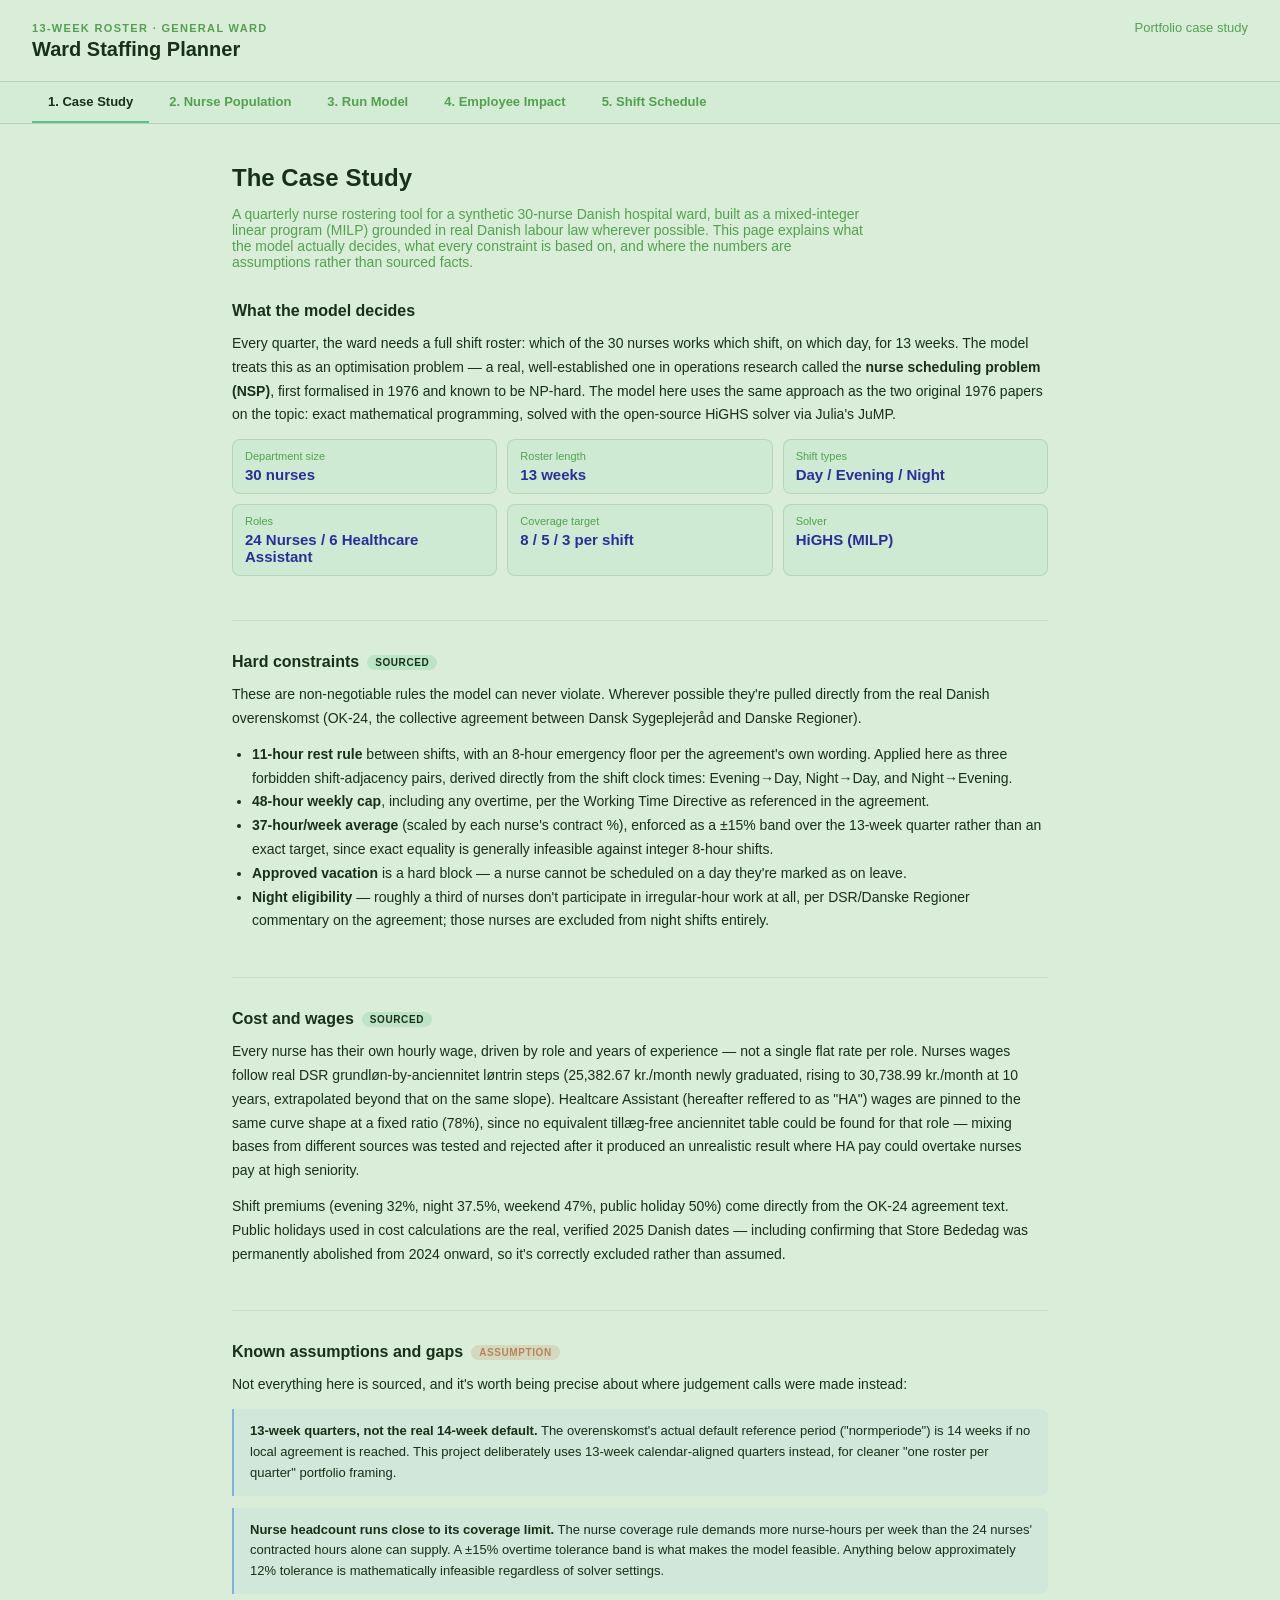
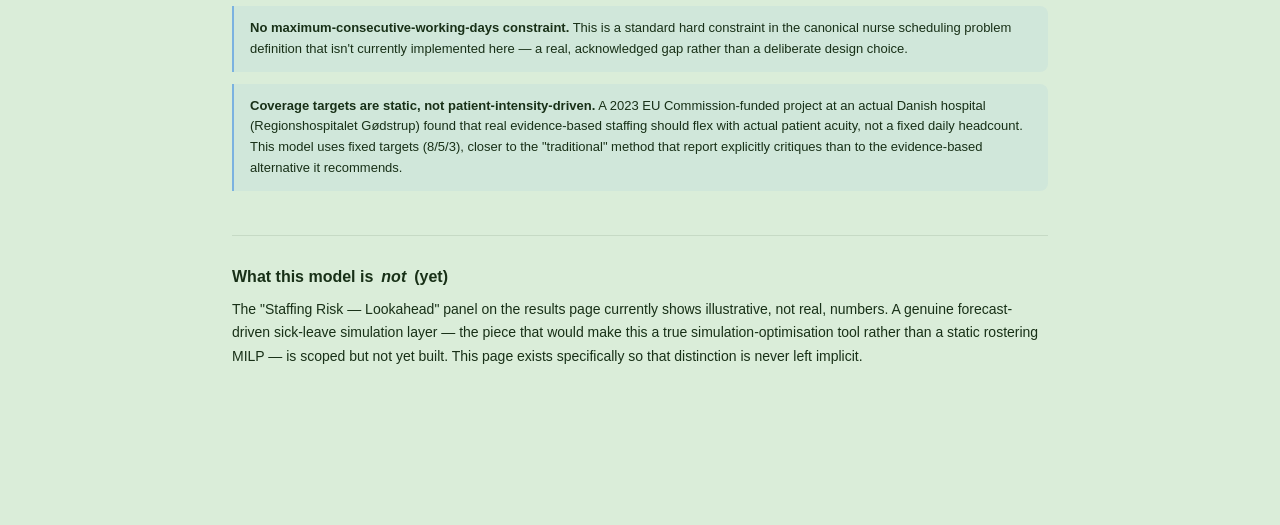
<file: index.html>
<!DOCTYPE html>
<html lang="en">
<head>
<meta charset="UTF-8">
<meta name="viewport" content="width=device-width, initial-scale=1.0">
<title>Case Study &amp; Assumptions — Ward Staffing Planner</title>
<link rel="preconnect" href="https://api.fontshare.com">
<link href="https://api.fontshare.com/v2/css?f[]=open-sauce-sans@400,500,600,700,800&display=swap" rel="stylesheet">
<link rel="stylesheet" href="style.css">
</head>
<body>

<header>
  <div>
    <span class="eyebrow">13-Week Roster &middot; General Ward</span>
    <h1>Ward Staffing Planner</h1>
  </div>
  <div class="sub">Portfolio case study</div>
</header>

<nav class="site-nav">
  <a href="index.html" class="active">1. Case Study</a>
  <a href="nurses.html">2. Nurse Population</a>
  <a href="model.html">3. Run Model</a>
  <a href="impact.html">4. Employee Impact</a>
  <a href="schedule.html">5. Shift Schedule</a>
</nav>

<main class="prose-page">
  <h2>The Case Study</h2>
  <p class="page-intro">
    A quarterly nurse rostering tool for a synthetic 30-nurse Danish hospital ward,
    built as a mixed-integer linear program (MILP) grounded in real Danish labour
    law wherever possible. This page explains what the model actually decides, what
    every constraint is based on, and where the numbers are assumptions rather than sourced facts.
  </p>

  <div class="prose-section">
    <h3>What the model decides</h3>
    <p>
      Every quarter, the ward needs a full shift roster: which of the 30 nurses works
      which shift, on which day, for 13 weeks. The model treats this as an
      optimisation problem &mdash; a real, well-established one in operations
      research called the <strong>nurse scheduling problem (NSP)</strong>, first
      formalised in 1976 and known to be NP-hard. The model here uses the same
      approach as the two original 1976 papers on the topic: exact mathematical
      programming, solved with the open-source HiGHS solver via Julia's JuMP.
    </p>
    <div class="param-summary-grid">
      <div class="param-summary-item"><div class="label">Department size</div><div class="value">30 nurses</div></div>
      <div class="param-summary-item"><div class="label">Roster length</div><div class="value">13 weeks</div></div>
      <div class="param-summary-item"><div class="label">Shift types</div><div class="value">Day / Evening / Night</div></div>
      <div class="param-summary-item"><div class="label">Roles</div><div class="value">24 Nurses / 6 Healthcare Assistant</div></div>
      <div class="param-summary-item"><div class="label">Coverage target</div><div class="value">8 / 5 / 3 per shift</div></div>
      <div class="param-summary-item"><div class="label">Solver</div><div class="value">HiGHS (MILP)</div></div>
    </div>
  </div>

  <div class="prose-section">
    <h3>Hard constraints <span class="tag sourced">Sourced</span></h3>
    <p>
      These are non-negotiable rules the model can never violate. Wherever
      possible they're pulled directly from the real Danish overenskomst (OK-24,
      the collective agreement between Dansk Sygeplejeråd and Danske Regioner).
    </p>
    <ul>
      <li><strong>11-hour rest rule</strong> between shifts, with an 8-hour
        emergency floor per the agreement's own wording. Applied here as three
        forbidden shift-adjacency pairs, derived directly from the shift clock
        times: Evening&rarr;Day, Night&rarr;Day, and Night&rarr;Evening.</li>
      <li><strong>48-hour weekly cap</strong>, including any overtime, per the
        Working Time Directive as referenced in the agreement.</li>
      <li><strong>37-hour/week average</strong> (scaled by each nurse's contract
        %), enforced as a &plusmn;15% band over the 13-week quarter rather than
        an exact target, since exact equality is generally infeasible against
        integer 8-hour shifts.</li>
      <li><strong>Approved vacation</strong> is a hard block &mdash; a nurse
        cannot be scheduled on a day they're marked as on leave.</li>
      <li><strong>Night eligibility</strong> &mdash; roughly a third of nurses
        don't participate in irregular-hour work at all, per DSR/Danske Regioner
        commentary on the agreement; those nurses are excluded from night shifts
        entirely.</li>
    </ul>
  </div>

  <div class="prose-section">
    <h3>Cost and wages <span class="tag sourced">Sourced</span></h3>
    <p>
      Every nurse has their own hourly wage, driven by role and years of
      experience &mdash; not a single flat rate per role. Nurses wages follow real
      DSR grundl&oslash;n-by-anciennitet l&oslash;ntrin steps (25,382.67
      kr./month newly graduated, rising to 30,738.99 kr./month at 10 years,
      extrapolated beyond that on the same slope). Healtcare Assistant (hereafter reffered to as "HA") wages are pinned to the
      same curve shape at a fixed ratio (78%), since no equivalent
      tillæg-free anciennitet table could be found for that role &mdash;
      mixing bases from different sources was tested and rejected after it
      produced an unrealistic result where HA pay could overtake nurses pay at
      high seniority.
    </p>
    <p>
      Shift premiums (evening 32%, night 37.5%, weekend 47%, public holiday
      50%) come directly from the OK-24 agreement text. Public holidays used in
      cost calculations are the real, verified 2025 Danish dates &mdash;
      including confirming that Store Bededag was permanently abolished from
      2024 onward, so it's correctly excluded rather than assumed.
    </p>
  </div>

  <div class="prose-section">
    <h3>Known assumptions and gaps <span class="tag assumption">Assumption</span></h3>
    <p>
      Not everything here is sourced, and it's worth being precise about where
      judgement calls were made instead:
    </p>
    <div class="assumption-box">
      <strong>13-week quarters, not the real 14-week default.</strong>
      The overenskomst's actual default reference period ("normperiode") is 14
      weeks if no local agreement is reached. This project deliberately uses
      13-week calendar-aligned quarters instead, for cleaner "one roster per
      quarter" portfolio framing.
    </div>
    <div class="assumption-box">
      <strong>Nurse headcount runs close to its coverage limit.</strong>
      The nurse coverage rule demands more nurse-hours per week than the 24 nurses'
      contracted hours alone can supply. A &plusmn;15% overtime tolerance band
      is what makes the model feasible. Anything below approximately 12% tolerance
      is mathematically infeasible regardless of solver settings.
    </div>
    <div class="assumption-box">
      <strong>No maximum-consecutive-working-days constraint.</strong> This is
      a standard hard constraint in the canonical nurse scheduling problem
      definition that isn't currently implemented here &mdash; a real,
      acknowledged gap rather than a deliberate design choice.
    </div>
    <div class="assumption-box">
      <strong>Coverage targets are static, not patient-intensity-driven.</strong>
      A 2023 EU Commission-funded project at an actual Danish hospital
      (Regionshospitalet G&oslash;dstrup) found that real evidence-based staffing
      should flex with actual patient acuity, not a fixed daily headcount. This
      model uses fixed targets (8/5/3),  closer to the "traditional"
      method that report explicitly critiques than to the evidence-based
      alternative it recommends.
    </div>
  </div>

  <div class="prose-section">
    <h3>What this model is <em>not</em> (yet)</h3>
    <p>
      The "Staffing Risk &mdash; Lookahead" panel on the results page currently
      shows illustrative, not real, numbers. A genuine forecast-driven
      sick-leave simulation layer &mdash; the piece that would make this a true
      simulation-optimisation tool rather than a static rostering MILP &mdash;
      is scoped but not yet built. This page exists specifically so that
      distinction is never left implicit.
    </p>
  </div>

</main>

</body>
</html>
</file>
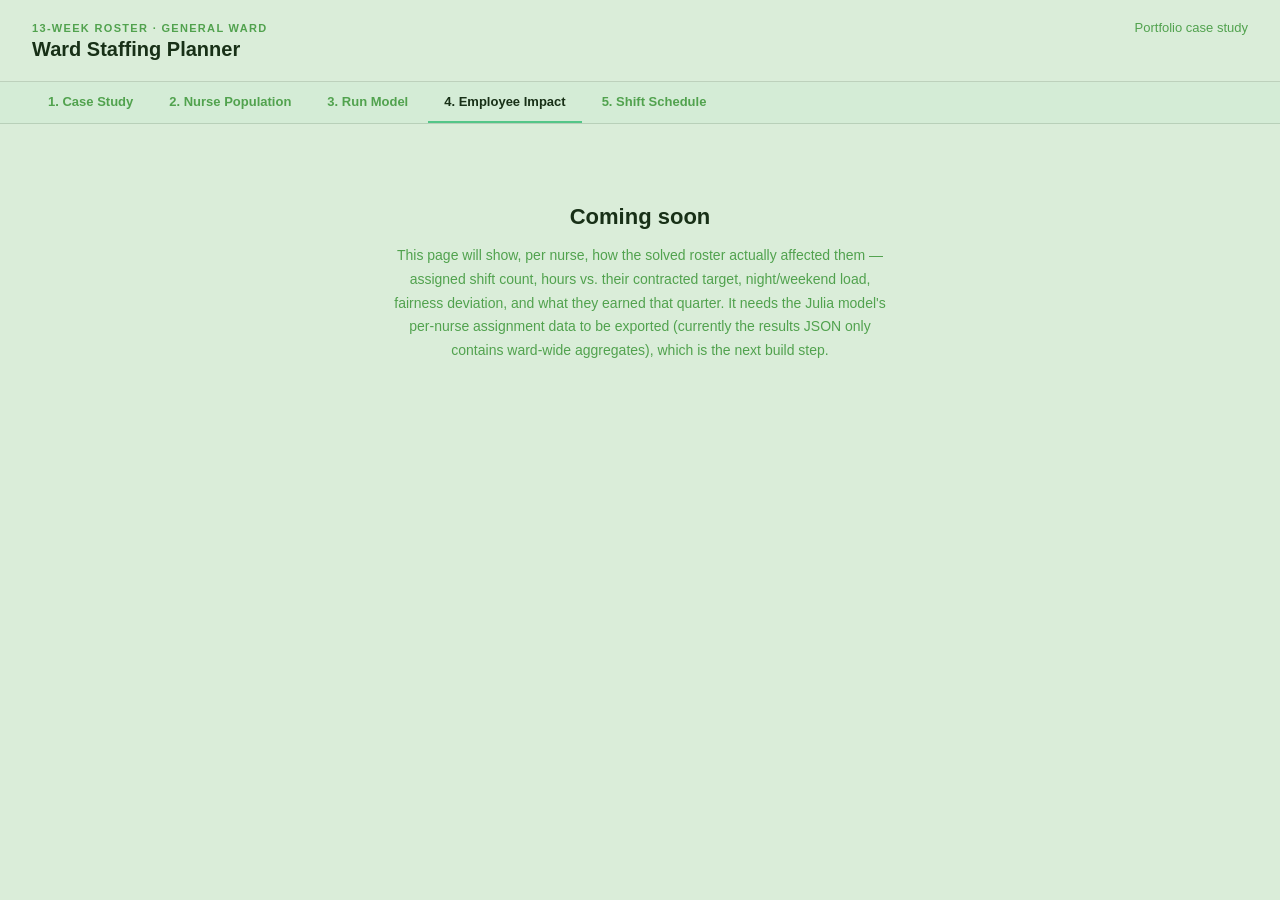
<file: impact.html>
<!DOCTYPE html>
<html lang="en">
<head>
<meta charset="UTF-8">
<meta name="viewport" content="width=device-width, initial-scale=1.0">
<title>Employee Impact — Ward Staffing Planner</title>
<link rel="preconnect" href="https://api.fontshare.com">
<link href="https://api.fontshare.com/v2/css?f[]=open-sauce-sans@400,500,600,700,800&display=swap" rel="stylesheet">
<link rel="stylesheet" href="style.css">
</head>
<body>

<header>
  <div>
    <span class="eyebrow">13-Week Roster &middot; General Ward</span>
    <h1>Ward Staffing Planner</h1>
  </div>
  <div class="sub">Portfolio case study</div>
</header>

<nav class="site-nav">
  <a href="index.html">1. Case Study</a>
  <a href="nurses.html">2. Nurse Population</a>
  <a href="model.html">3. Run Model</a>
  <a href="impact.html" class="active">4. Employee Impact</a>
  <a href="schedule.html">5. Shift Schedule</a>
</nav>

<div class="coming-soon">
  <h2>Coming soon</h2>
  <p>
    This page will show, per nurse, how the solved roster actually affected
    them &mdash; assigned shift count, hours vs. their contracted target,
    night/weekend load, fairness deviation, and what they earned that quarter.
    It needs the Julia model's per-nurse assignment data to be exported
    (currently the results JSON only contains ward-wide aggregates), which is
    the next build step.
  </p>
</div>

</body>
</html>
</file>
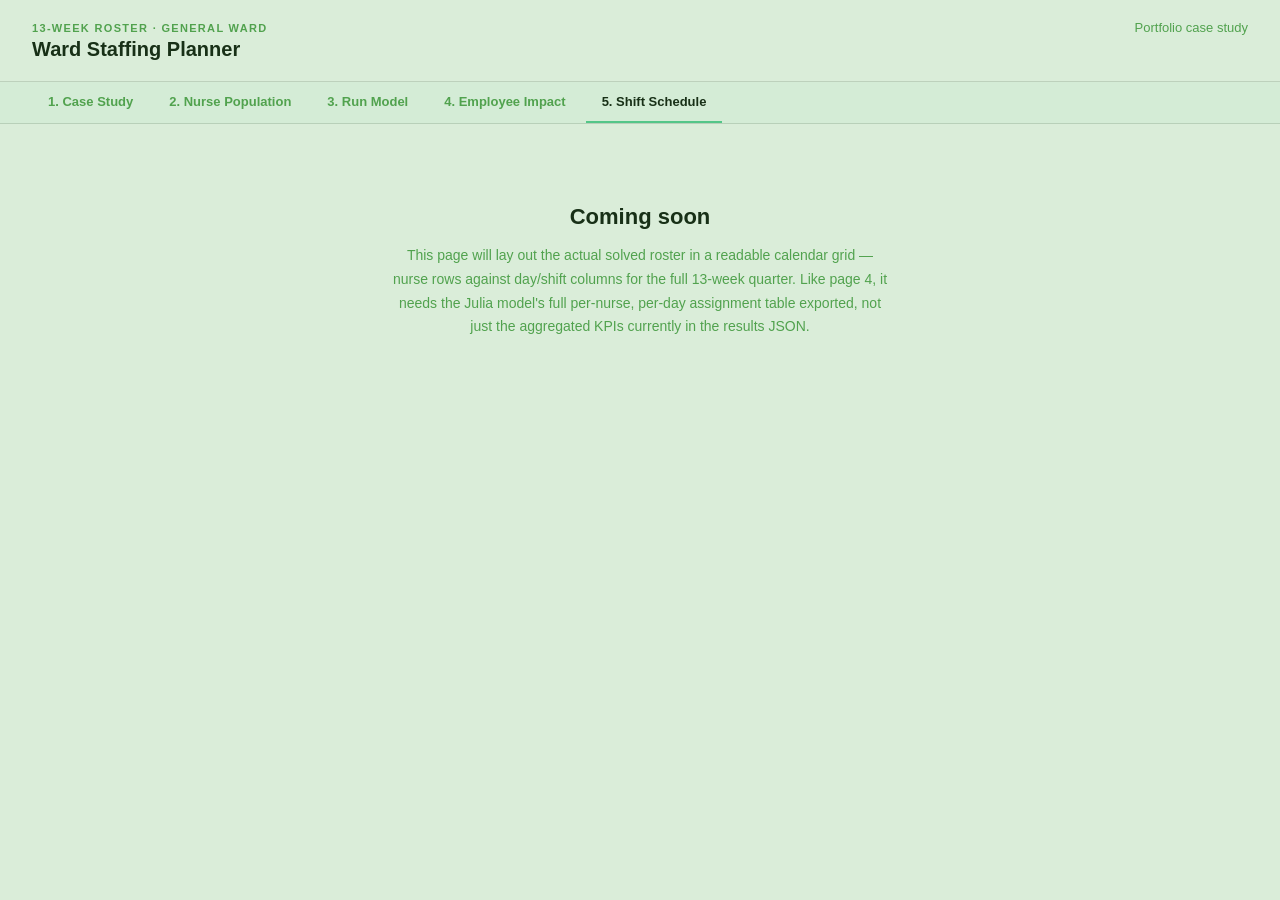
<file: schedule.html>
<!DOCTYPE html>
<html lang="en">
<head>
<meta charset="UTF-8">
<meta name="viewport" content="width=device-width, initial-scale=1.0">
<title>Shift Schedule — Ward Staffing Planner</title>
<link rel="preconnect" href="https://api.fontshare.com">
<link href="https://api.fontshare.com/v2/css?f[]=open-sauce-sans@400,500,600,700,800&display=swap" rel="stylesheet">
<link rel="stylesheet" href="style.css">
</head>
<body>

<header>
  <div>
    <span class="eyebrow">13-Week Roster &middot; General Ward</span>
    <h1>Ward Staffing Planner</h1>
  </div>
  <div class="sub">Portfolio case study</div>
</header>

<nav class="site-nav">
  <a href="index.html">1. Case Study</a>
  <a href="nurses.html">2. Nurse Population</a>
  <a href="model.html">3. Run Model</a>
  <a href="impact.html">4. Employee Impact</a>
  <a href="schedule.html" class="active">5. Shift Schedule</a>
</nav>

<div class="coming-soon">
  <h2>Coming soon</h2>
  <p>
    This page will lay out the actual solved roster in a readable calendar
    grid &mdash; nurse rows against day/shift columns for the full 13-week
    quarter. Like page 4, it needs the Julia model's full per-nurse, per-day
    assignment table exported, not just the aggregated KPIs currently in the
    results JSON.
  </p>
</div>

</body>
</html>
</file>
<file: style.css>
:root{
    --green:#53C688;
    --indigo:#2A2E9D;
    --sky:#7BB2E0;
    --tan:#B98355;
    --forest:#183017;
    --mint:#9CCE9A;
    --forest-mid:#51A24E;
    --pale:#DAEDD9;
    --radius:8px;
  }
  *{ box-sizing:border-box; }
  body{
    margin:0;
    background:var(--pale);
    color:var(--forest);
    font-family:'Open Sauce Sans',sans-serif;
    min-height:100vh;
  }
  h1,h2,h3{ font-family:'Open Sauce Sans',sans-serif; font-weight:700; margin:0; }

  header{
    padding:20px 32px;
    border-bottom:1px solid rgba(24,48,23,0.15);
    display:flex;
    align-items:baseline;
    justify-content:space-between;
  }
  header .eyebrow{
    font-size:11px;
    text-transform:uppercase;
    letter-spacing:0.12em;
    color:var(--forest-mid);
    font-weight:600;
    display:block;
    margin-bottom:4px;
  }
  header h1{ font-size:20px; color:var(--forest); }
  header .sub{ font-size:13px; color:var(--forest-mid); }

  .layout{
    display:flex;
    flex-direction:column;
  }

  /* ---------- CONTROL PANEL (horizontal parameter bar) ---------- */
  .control-panel{
    background:rgba(83,198,136,0.08);
    border-bottom:1px solid rgba(24,48,23,0.15);
    padding:20px 32px;
    display:flex;
    flex-direction:column;
    gap:16px;
  }
  .param-row{
    display:flex;
    flex-wrap:wrap;
    align-items:flex-end;
    gap:28px;
  }
  .panel-section{
    border-right:1px solid rgba(24,48,23,0.12);
    padding-right:28px;
  }
  .panel-section:last-of-type{ border-right:none; padding-right:0; }
  .panel-label{
    font-size:11px;
    text-transform:uppercase;
    letter-spacing:0.1em;
    font-weight:700;
    color:var(--forest-mid);
    margin-bottom:12px;
    display:block;
  }
  .field{ margin-bottom:14px; min-width:150px; }
  .field:last-child{ margin-bottom:0; }
  .field label{
    display:block;
    font-size:13px;
    color:var(--forest-mid);
    margin-bottom:6px;
  }
  .field-row{ display:flex; gap:10px; }
  .field-row .field{ flex:1; }
  .value-readout{ color:var(--forest-mid); font-weight:700; }

  input[type="number"], input[type="date"], select{
    width:120px;
    background:#FFFFFF;
    border:1px solid rgba(24,48,23,0.25);
    color:var(--forest);
    padding:8px 10px;
    border-radius:var(--radius);
    font-family:inherit;
    font-size:13px;
    appearance:none;
    -webkit-appearance:none;
    -moz-appearance:none;
    color-scheme:light;
  }
  #quarterSelect{ width:280px; }
  select{
    padding-right:32px;
    background-image:url("data:image/svg+xml,%3Csvg xmlns='http://www.w3.org/2000/svg' width='10' height='6'%3E%3Cpath d='M0 0L5 6L10 0' fill='none' stroke='%23183017' stroke-width='1.5'/%3E%3C/svg%3E");
    background-repeat:no-repeat;
    background-position:right 12px center;
  }
  input[type="range"]{ width:100%; accent-color:var(--green); }

  .file-drop{
    border:1px dashed rgba(24,48,23,0.3);
    border-radius:var(--radius);
    padding:16px;
    text-align:center;
    font-size:12px;
    color:var(--forest-mid);
    cursor:pointer;
  }
  .file-drop:hover{ border-color:var(--green); color:var(--forest); }
  .file-drop.has-file{ border-color:var(--indigo); color:var(--indigo); }
  .sample-link{
    display:inline-block;
    margin-top:8px;
    font-size:12px;
    color:var(--indigo);
    text-decoration:none;
    border-bottom:1px dotted var(--sky);
  }

  .generate-btn{
    background:var(--green);
    color:var(--forest);
    border:none;
    padding:13px 28px;
    border-radius:var(--radius);
    font-family:inherit;
    font-weight:700;
    font-size:14px;
    cursor:pointer;
    white-space:nowrap;
  }
  .generate-btn:hover{ background:var(--forest-mid); color:var(--pale); }
  .generate-btn:disabled{ background:rgba(24,48,23,0.10); color:rgba(24,48,23,0.4); cursor:not-allowed; }

  .demo-note{
    font-size:11px;
    color:var(--forest-mid);
    line-height:1.5;
    background:rgba(122,178,224,0.12);
    border-left:2px solid var(--sky);
    padding:8px 10px;
    border-radius:0 var(--radius) var(--radius) 0;
  }

  /* ---------- OUTPUT AREA ---------- */
  .output-area{ padding:28px 32px; }
  .output-header{
    display:flex; justify-content:space-between; align-items:baseline;
    margin-bottom:20px;
  }
  .output-header h2{ font-size:18px; color:var(--forest); }
  .status-badge{
    font-size:11px; font-weight:600;
    padding:4px 12px;
    border-radius:20px;
    background:rgba(24,48,23,0.08);
    color:var(--forest-mid);
  }
  .status-badge.ready{ background:rgba(83,198,136,0.22); color:var(--forest); }

  .empty-state{
    border:1px dashed rgba(24,48,23,0.25);
    border-radius:var(--radius);
    padding:60px 24px;
    text-align:center;
    color:var(--forest-mid);
  }
  .empty-state h3{ color:var(--forest); font-size:16px; margin-bottom:8px; }
  .empty-state p{ font-size:13px; max-width:440px; margin:0 auto; line-height:1.6; }

  .kpi-grid{
    display:grid;
    grid-template-columns:repeat(4, 1fr);
    gap:12px;
    margin-bottom:28px;
  }
  @media (max-width:1100px){ .kpi-grid{ grid-template-columns:repeat(2,1fr); } }
  .kpi-card{
    background:rgba(83,198,136,0.10);
    border:1px solid rgba(24,48,23,0.15);
    border-radius:var(--radius);
    padding:14px 16px;
  }
  .kpi-card .kpi-label{
    font-size:11px; color:var(--forest-mid);
    text-transform:uppercase; letter-spacing:0.06em;
    margin-bottom:6px;
  }
  .kpi-card .kpi-value{
    font-size:22px; font-weight:800;
    color:var(--indigo);
  }
  .kpi-card .kpi-value.blue{ color:var(--sky); }
  .kpi-card .kpi-value.tan{ color:var(--tan); }
  .kpi-card .kpi-unit{ font-size:12px; color:var(--forest-mid); margin-left:4px; font-weight:400; }

  .grid-2{
    display:grid;
    grid-template-columns:1.3fr 1fr;
    gap:16px;
    margin-bottom:16px;
  }
  @media (max-width:1100px){ .grid-2{ grid-template-columns:1fr; } }

  .panel-box{
    background:rgba(83,198,136,0.08);
    border:1px solid rgba(24,48,23,0.15);
    border-radius:var(--radius);
    padding:18px 20px;
  }
  .panel-box h3{ font-size:14px; margin-bottom:4px; color:var(--forest); }
  .panel-box .subhead{ font-size:11px; color:var(--forest-mid); margin-bottom:14px; }

  /* Lookahead risk bars */
  .risk-row{ margin-bottom:12px; }
  .risk-row:last-child{ margin-bottom:0; }
  .risk-row .risk-label{
    display:flex; justify-content:space-between;
    font-size:12px; margin-bottom:5px;
  }
  .risk-row .risk-label span:last-child{ font-weight:700; }
  .risk-bar-track{
    height:8px; background:rgba(24,48,23,0.10);
    border-radius:4px; overflow:hidden;
  }
  .risk-bar-fill{ height:100%; border-radius:4px; }

  .horizon-tabs{
    display:flex; gap:6px; margin-bottom:16px;
  }
  .horizon-tab{
    background:rgba(24,48,23,0.06);
    border:1px solid transparent;
    color:var(--forest-mid);
    padding:6px 14px;
    border-radius:20px;
    font-size:12px;
    font-family:inherit;
    cursor:pointer;
  }
  .horizon-tab.active{
    background:rgba(83,198,136,0.22);
    border-color:var(--green);
    color:var(--forest);
    font-weight:700;
  }

  footer{
    padding:24px 32px;
    font-size:11px;
    color:var(--forest-mid);
    border-top:1px solid rgba(24,48,23,0.15);
  }

  /* ---------- NAV BAR (shared across all pages) ---------- */
  nav.site-nav{
    display:flex;
    gap:4px;
    padding:0 32px;
    border-bottom:1px solid rgba(24,48,23,0.15);
    background:rgba(83,198,136,0.04);
    overflow-x:auto;
  }
  nav.site-nav a{
    display:inline-block;
    padding:12px 16px;
    font-size:13px;
    font-weight:600;
    color:var(--forest-mid);
    text-decoration:none;
    border-bottom:2px solid transparent;
    white-space:nowrap;
  }
  nav.site-nav a:hover{ color:var(--forest); }
  nav.site-nav a.active{
    color:var(--forest);
    border-bottom-color:var(--green);
  }
  nav.site-nav a.disabled{
    color:rgba(24,48,23,0.35);
    cursor:default;
    pointer-events:none;
  }

  /* ---------- PROSE / CASE-STUDY PAGES ---------- */
  .prose-page{
    max-width:880px;
    margin:0 auto;
    padding:40px 32px 80px;
  }
  .prose-page h2{
    font-size:24px;
    margin-bottom:8px;
  }
  .prose-page .page-intro{
    font-size:14px;
    color:var(--forest-mid);
    margin-bottom:32px;
    max-width:640px;
  }
  .prose-section{
    margin-bottom:32px;
    padding-bottom:32px;
    border-bottom:1px solid rgba(24,48,23,0.10);
  }
  .prose-section:last-child{ border-bottom:none; }
  .prose-section h3{
    font-size:16px;
    margin-bottom:12px;
    display:flex;
    align-items:center;
    gap:8px;
  }
  .prose-section p{
    font-size:14px;
    line-height:1.7;
    margin:0 0 12px 0;
  }
  .prose-section ul{
    font-size:14px;
    line-height:1.7;
    margin:0 0 12px 0;
    padding-left:20px;
  }
  .tag{
    display:inline-block;
    font-size:10px;
    font-weight:700;
    text-transform:uppercase;
    letter-spacing:0.06em;
    padding:2px 8px;
    border-radius:10px;
  }
  .tag.sourced{ background:rgba(83,198,136,0.22); color:var(--forest); }
  .tag.assumption{ background:rgba(185,131,85,0.20); color:var(--tan); }

  .assumption-box{
    background:rgba(122,178,224,0.10);
    border-left:2px solid var(--sky);
    padding:12px 16px;
    border-radius:0 var(--radius) var(--radius) 0;
    font-size:13px;
    line-height:1.6;
    margin:12px 0;
  }
  .assumption-box strong{ color:var(--forest); }

  .param-summary-grid{
    display:grid;
    grid-template-columns:repeat(3, 1fr);
    gap:10px;
    margin:12px 0;
  }
  @media (max-width:700px){ .param-summary-grid{ grid-template-columns:1fr 1fr; } }
  .param-summary-item{
    background:rgba(83,198,136,0.08);
    border:1px solid rgba(24,48,23,0.12);
    border-radius:var(--radius);
    padding:10px 12px;
  }
  .param-summary-item .label{ font-size:11px; color:var(--forest-mid); margin-bottom:4px; }
  .param-summary-item .value{ font-size:15px; font-weight:700; color:var(--indigo); }

  /* ---------- DATA TABLE (nurse population page) ---------- */
  .table-wrap{
    overflow-x:auto;
    border:1px solid rgba(24,48,23,0.15);
    border-radius:var(--radius);
    background:#fff;
  }
  table.data-table{
    width:100%;
    border-collapse:collapse;
    font-size:12.5px;
  }
  table.data-table th{
    background:rgba(83,198,136,0.15);
    color:var(--forest);
    text-align:left;
    padding:9px 12px;
    font-weight:700;
    font-size:11px;
    text-transform:uppercase;
    letter-spacing:0.04em;
    white-space:nowrap;
    cursor:pointer;
    user-select:none;
  }
  table.data-table th:hover{ background:rgba(83,198,136,0.25); }
  table.data-table th .sort-arrow{ opacity:0.4; margin-left:4px; }
  table.data-table td{
    padding:8px 12px;
    border-top:1px solid rgba(24,48,23,0.08);
    white-space:nowrap;
  }
  table.data-table tr:hover td{ background:rgba(83,198,136,0.05); }
  .role-pill{
    display:inline-block;
    font-size:10px;
    font-weight:700;
    padding:2px 8px;
    border-radius:10px;
  }
  .role-pill.rn{ background:rgba(42,46,157,0.14); color:var(--indigo); }
  .role-pill.sosu{ background:rgba(83,198,136,0.18); color:var(--forest); }

  .coming-soon{
    max-width:560px;
    margin:80px auto;
    text-align:center;
    padding:0 32px;
  }
  .coming-soon h2{ font-size:22px; margin-bottom:12px; }
  .coming-soon p{ font-size:14px; color:var(--forest-mid); line-height:1.7; }
</file>
